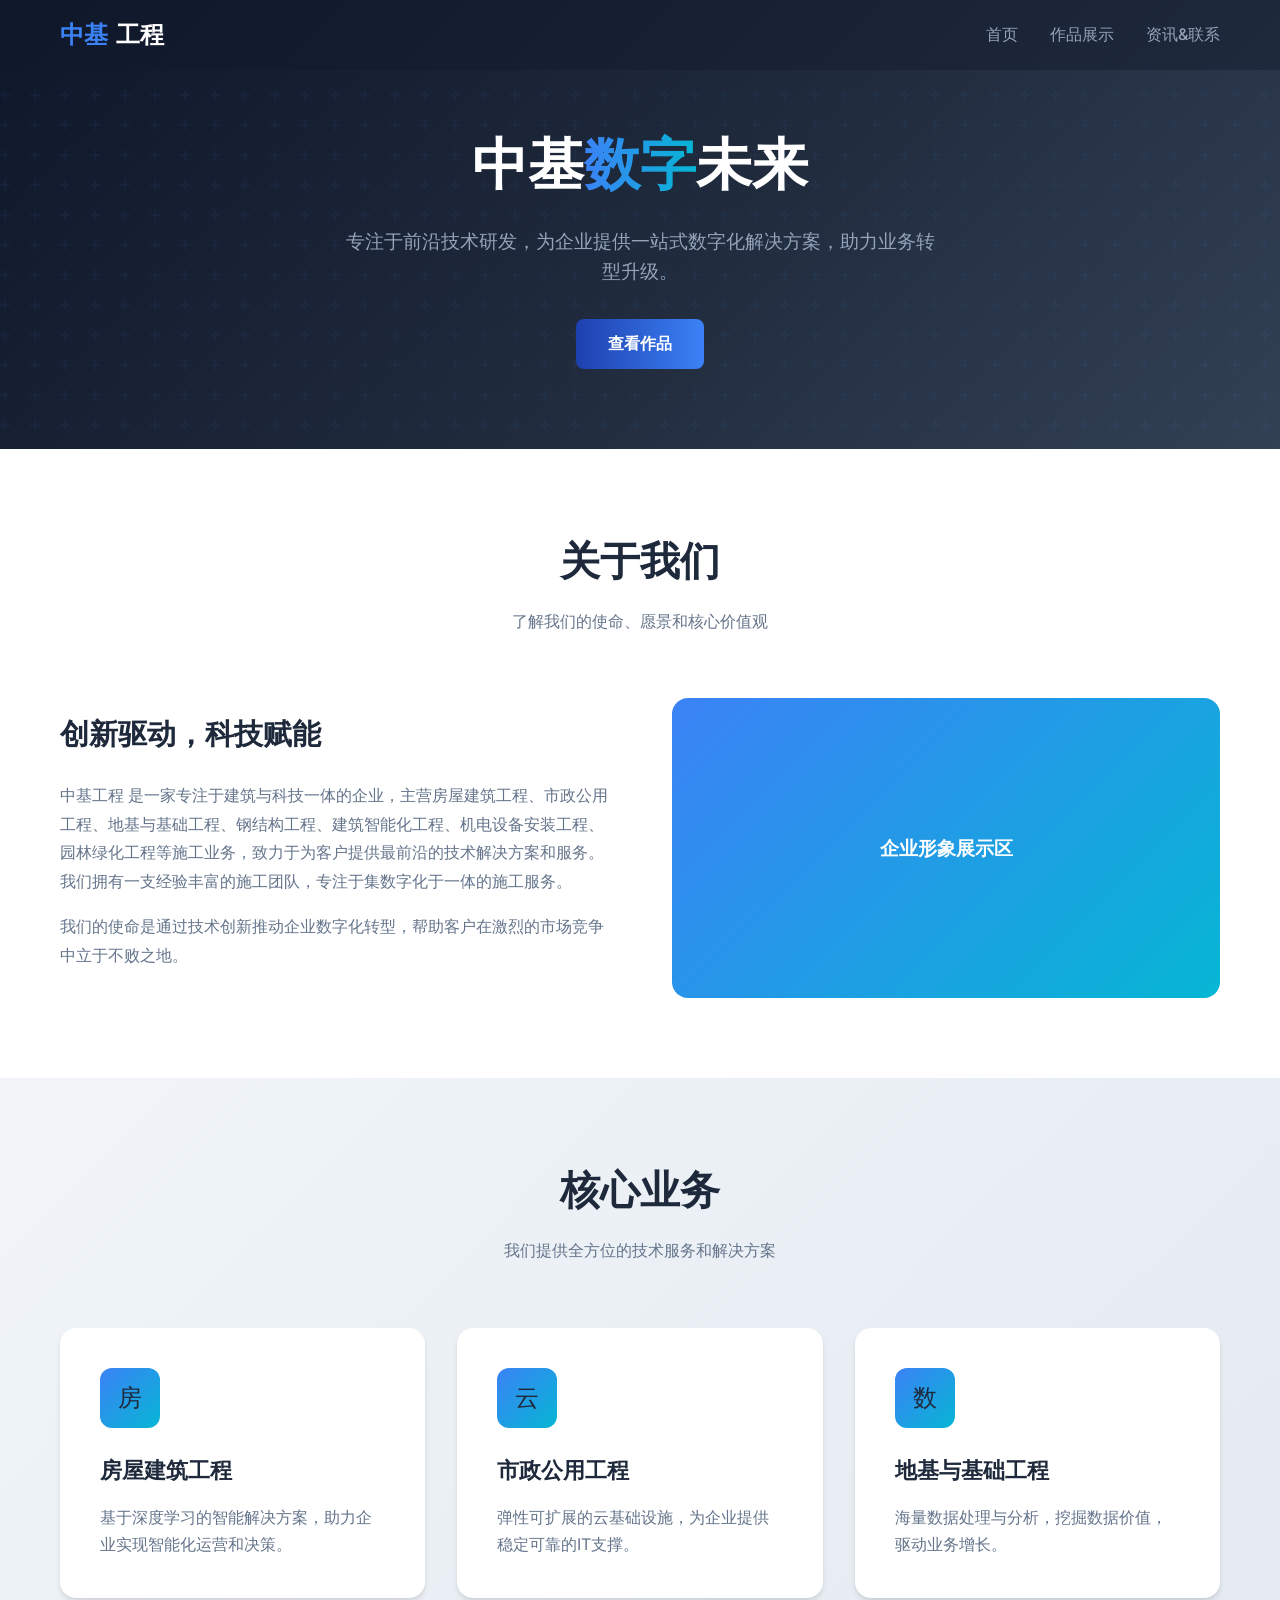
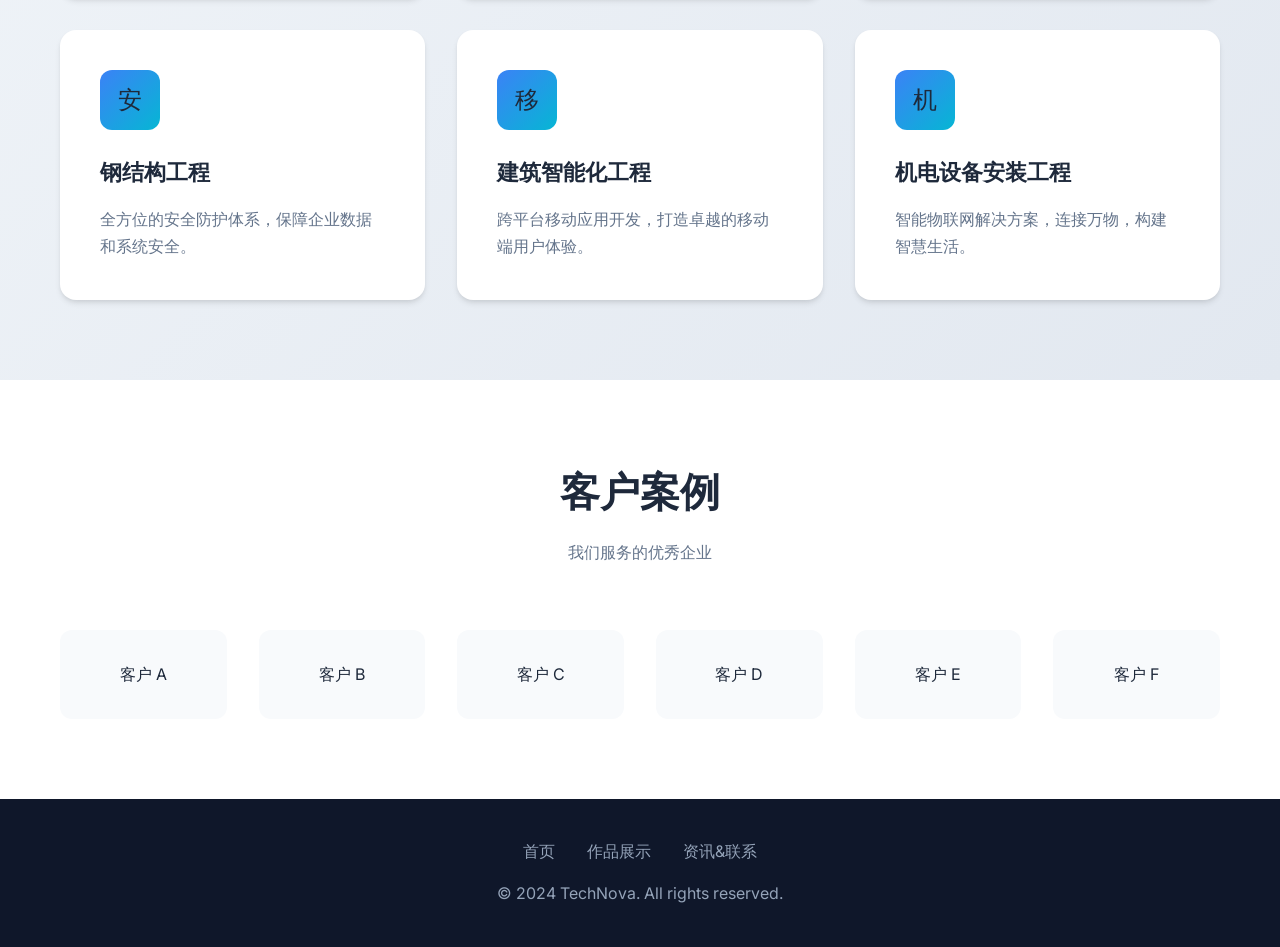
<file: index.html>
<!DOCTYPE html>
<html lang="zh-CN">
<head>
    <meta charset="UTF-8">
    <meta name="viewport" content="width=device-width, initial-scale=1.0">
    <title>广东中基工程有限公司官网 - 首页</title>
    <link rel="stylesheet" href="style.css">
    <link href="https://fonts.googleapis.com/css2?family=Inter:wght@400;500;600;700&display=swap" rel="stylesheet">
</head>
<body>
    <header>
        <div class="container">
            <nav>
                <a href="index.html" class="logo">
                    <span>中基</span>工程
                </a>
                <ul class="nav-links">
                    <li><a href="index.html">首页</a></li>
                    <li><a href="portfolio.html">作品展示</a></li>
                    <li><a href="contact.html">资讯&联系</a></li>
                </ul>
                <div class="burger">
                    <div></div>
                    <div></div>
                    <div></div>
                </div>
            </nav>
        </div>
    </header>

    <section class="hero">
        <div class="container">
            <h1>中基<span>数字</span>未来</h1>
            <p>专注于前沿技术研发，为企业提供一站式数字化解决方案，助力业务转型升级。</p>
            <a href="portfolio.html" class="cta-button">查看作品</a>
        </div>
    </section>

    <section class="about">
        <div class="container">
            <h2 class="section-title">关于我们</h2>
            <p class="section-subtitle">了解我们的使命、愿景和核心价值观</p>
            <div class="about-content">
                <div class="about-text">
                    <h3>创新驱动，科技赋能</h3>
                    <p>中基工程 是一家专注于建筑与科技一体的企业，主营房屋建筑工程、市政公用工程、地基与基础工程、钢结构工程、建筑智能化工程、机电设备安装工程、园林绿化工程等施工业务，致力于为客户提供最前沿的技术解决方案和服务。我们拥有一支经验丰富的施工团队，专注于集数字化于一体的施工服务。</p>
                    <p>我们的使命是通过技术创新推动企业数字化转型，帮助客户在激烈的市场竞争中立于不败之地。</p>
                </div>
                <div class="about-image">
                    企业形象展示区
                </div>
            </div>
        </div>
    </section>

    <section class="services">
        <div class="container">
            <h2 class="section-title">核心业务</h2>
            <p class="section-subtitle">我们提供全方位的技术服务和解决方案</p>
            <div class="services-grid">
                <div class="service-card">
                    <div class="icon">房</div>
                    <h3>房屋建筑工程</h3>
                    <p>基于深度学习的智能解决方案，助力企业实现智能化运营和决策。</p>
                </div>
                <div class="service-card">
                    <div class="icon">云</div>
                    <h3>市政公用工程</h3>
                    <p>弹性可扩展的云基础设施，为企业提供稳定可靠的IT支撑。</p>
                </div>
                <div class="service-card">
                    <div class="icon">数</div>
                    <h3>地基与基础工程</h3>
                    <p>海量数据处理与分析，挖掘数据价值，驱动业务增长。</p>
                </div>
                <div class="service-card">
                    <div class="icon">安</div>
                    <h3>钢结构工程</h3>
                    <p>全方位的安全防护体系，保障企业数据和系统安全。</p>
                </div>
                <div class="service-card">
                    <div class="icon">移</div>
                    <h3>建筑智能化工程</h3>
                    <p>跨平台移动应用开发，打造卓越的移动端用户体验。</p>
                </div>
                <div class="service-card">
                    <div class="icon">机</div>
                    <h3>机电设备安装工程</h3>
                    <p>智能物联网解决方案，连接万物，构建智慧生活。</p>
                </div>
            </div>
        </div>
    </section>

    <section class="clients">
        <div class="container">
            <h2 class="section-title">客户案例</h2>
            <p class="section-subtitle">我们服务的优秀企业</p>
            <div class="clients-grid">
                <div class="client-item">客户 A</div>
                <div class="client-item">客户 B</div>
                <div class="client-item">客户 C</div>
                <div class="client-item">客户 D</div>
                <div class="client-item">客户 E</div>
                <div class="client-item">客户 F</div>
            </div>
        </div>
    </section>

    <footer class="footer">
        <div class="container">
            <div class="footer-links">
                <a href="index.html">首页</a>
                <a href="portfolio.html">作品展示</a>
                <a href="contact.html">资讯&联系</a>
            </div>
            <p>&copy; 2024 TechNova. All rights reserved.</p>
        </div>
    </footer>

    <script src="script.js"></script>
</body>
</html>
</file>
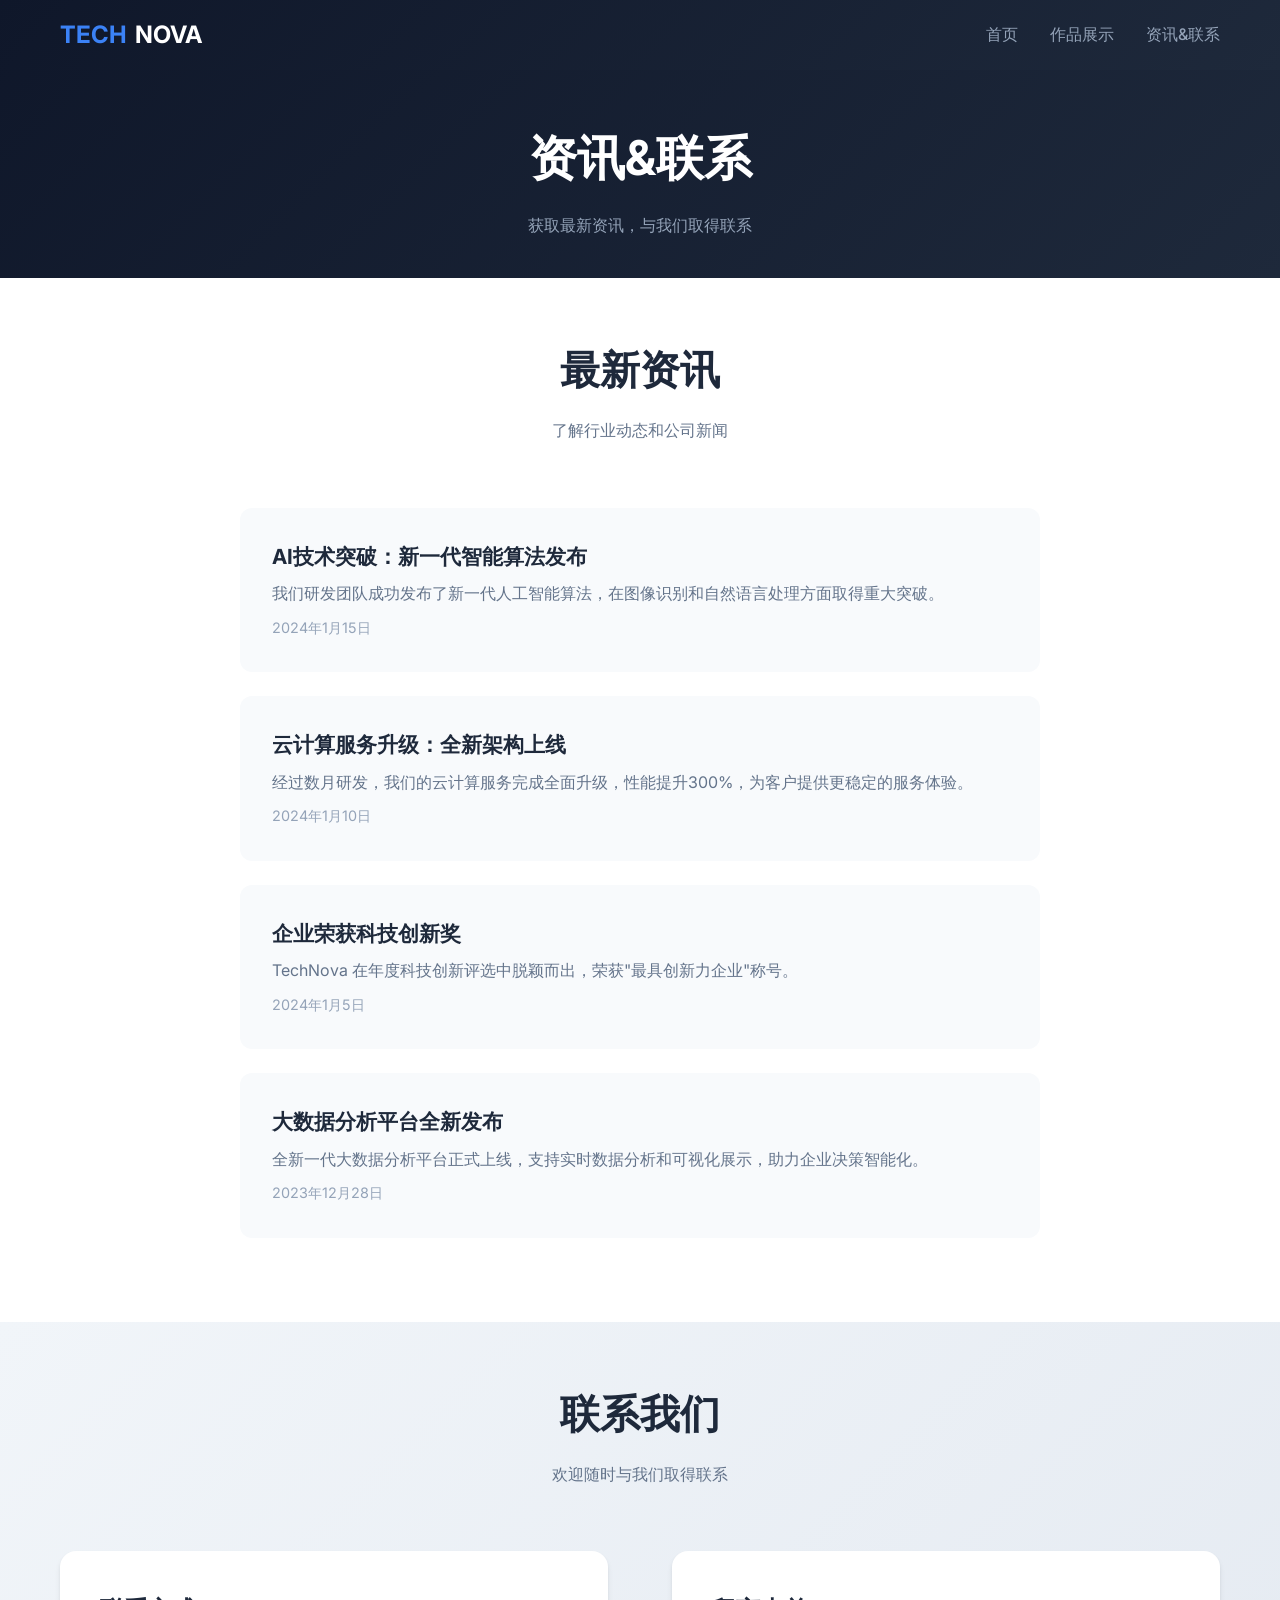
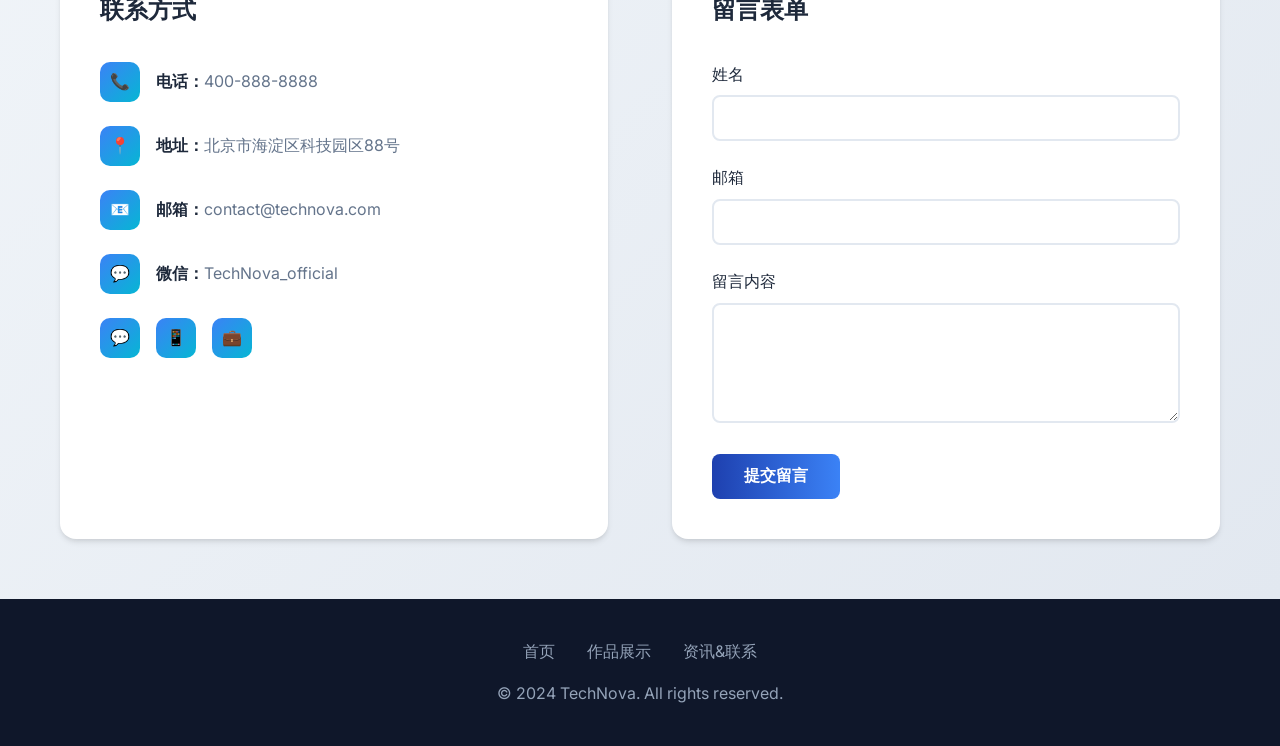
<file: contact.html>
<!DOCTYPE html>
<html lang="zh-CN">
<head>
    <meta charset="UTF-8">
    <meta name="viewport" content="width=device-width, initial-scale=1.0">
    <title>科技企业官网 - 资讯&联系</title>
    <link rel="stylesheet" href="style.css">
    <link href="https://fonts.googleapis.com/css2?family=Inter:wght@400;500;600;700&display=swap" rel="stylesheet">
</head>
<body>
    <header>
        <div class="container">
            <nav>
                <a href="index.html" class="logo">
                    <span>TECH</span>NOVA
                </a>
                <ul class="nav-links">
                    <li><a href="index.html">首页</a></li>
                    <li><a href="portfolio.html">作品展示</a></li>
                    <li><a href="contact.html">资讯&联系</a></li>
                </ul>
                <div class="burger">
                    <div></div>
                    <div></div>
                    <div></div>
                </div>
            </nav>
        </div>
    </header>

    <section class="contact-header">
        <div class="container">
            <h1>资讯&联系</h1>
            <p>获取最新资讯，与我们取得联系</p>
        </div>
    </section>

    <section class="news-section">
        <div class="container">
            <h2 class="section-title">最新资讯</h2>
            <p class="section-subtitle">了解行业动态和公司新闻</p>
            <div class="news-list">
                <div class="news-item">
                    <h3>AI技术突破：新一代智能算法发布</h3>
                    <p>我们研发团队成功发布了新一代人工智能算法，在图像识别和自然语言处理方面取得重大突破。</p>
                    <span class="date">2024年1月15日</span>
                </div>
                <div class="news-item">
                    <h3>云计算服务升级：全新架构上线</h3>
                    <p>经过数月研发，我们的云计算服务完成全面升级，性能提升300%，为客户提供更稳定的服务体验。</p>
                    <span class="date">2024年1月10日</span>
                </div>
                <div class="news-item">
                    <h3>企业荣获科技创新奖</h3>
                    <p>TechNova 在年度科技创新评选中脱颖而出，荣获"最具创新力企业"称号。</p>
                    <span class="date">2024年1月5日</span>
                </div>
                <div class="news-item">
                    <h3>大数据分析平台全新发布</h3>
                    <p>全新一代大数据分析平台正式上线，支持实时数据分析和可视化展示，助力企业决策智能化。</p>
                    <span class="date">2023年12月28日</span>
                </div>
            </div>
        </div>
    </section>

    <section class="contact-section">
        <div class="container">
            <h2 class="section-title">联系我们</h2>
            <p class="section-subtitle">欢迎随时与我们取得联系</p>
            <div class="contact-content">
                <div class="contact-info">
                    <h3>联系方式</h3>
                    <div class="contact-item">
                        <div class="icon">📞</div>
                        <div class="text"><strong>电话：</strong>400-888-8888</div>
                    </div>
                    <div class="contact-item">
                        <div class="icon">📍</div>
                        <div class="text"><strong>地址：</strong>北京市海淀区科技园区88号</div>
                    </div>
                    <div class="contact-item">
                        <div class="icon">📧</div>
                        <div class="text"><strong>邮箱：</strong>contact@technova.com</div>
                    </div>
                    <div class="contact-item">
                        <div class="icon">💬</div>
                        <div class="text"><strong>微信：</strong>TechNova_official</div>
                    </div>
                    <div class="social-links">
                        <a href="#" title="微信">💬</a>
                        <a href="#" title="微博">📱</a>
                        <a href="#" title="LinkedIn">💼</a>
                    </div>
                </div>
                <div class="contact-form">
                    <h3>留言表单</h3>
                    <form id="contactForm">
                        <div class="form-group">
                            <label for="name">姓名</label>
                            <input type="text" id="name" name="name" required>
                        </div>
                        <div class="form-group">
                            <label for="email">邮箱</label>
                            <input type="email" id="email" name="email" required>
                        </div>
                        <div class="form-group">
                            <label for="message">留言内容</label>
                            <textarea id="message" name="message" required></textarea>
                        </div>
                        <button type="submit" class="cta-button">提交留言</button>
                    </form>
                </div>
            </div>
        </div>
    </section>

    <footer class="footer">
        <div class="container">
            <div class="footer-links">
                <a href="index.html">首页</a>
                <a href="portfolio.html">作品展示</a>
                <a href="contact.html">资讯&联系</a>
            </div>
            <p>&copy; 2024 TechNova. All rights reserved.</p>
        </div>
    </footer>

    <script src="script.js"></script>
</body>
</html>
</file>
<file: style.css>
* {
    margin: 0;
    padding: 0;
    box-sizing: border-box;
}

:root {
    --primary-blue: #1e40af;
    --primary-blue-light: #3b82f6;
    --primary-blue-dark: #1e3a8a;
    --secondary-blue: #0ea5e9;
    --accent-blue: #06b6d4;
    --bg-dark: #0f172a;
    --bg-light: #f8fafc;
    --text-primary: #1e293b;
    --text-secondary: #64748b;
    --text-light: #94a3b8;
    --white: #ffffff;
    --shadow: 0 4px 6px -1px rgba(0, 0, 0, 0.1), 0 2px 4px -1px rgba(0, 0, 0, 0.06);
    --shadow-lg: 0 10px 15px -3px rgba(0, 0, 0, 0.1), 0 4px 6px -2px rgba(0, 0, 0, 0.05);
    --shadow-xl: 0 20px 25px -5px rgba(0, 0, 0, 0.1), 0 10px 10px -5px rgba(0, 0, 0, 0.04);
}

html {
    scroll-behavior: smooth;
}

body {
    font-family: 'Inter', -apple-system, BlinkMacSystemFont, 'Segoe UI', Roboto, Oxygen, Ubuntu, Cantarell, sans-serif;
    line-height: 1.6;
    color: var(--text-primary);
    background-color: var(--bg-light);
}

.container {
    max-width: 1200px;
    margin: 0 auto;
    padding: 0 20px;
}

header {
    background: linear-gradient(135deg, var(--bg-dark) 0%, #1e293b 100%);
    position: fixed;
    width: 100%;
    top: 0;
    z-index: 1000;
    transition: all 0.3s ease;
}

header.scrolled {
    background: rgba(15, 23, 42, 0.95);
    backdrop-filter: blur(10px);
    box-shadow: var(--shadow-lg);
}

nav {
    display: flex;
    justify-content: space-between;
    align-items: center;
    padding: 1rem 0;
}

.logo {
    color: var(--white);
    font-size: 1.5rem;
    font-weight: 700;
    text-decoration: none;
    display: flex;
    align-items: center;
    gap: 0.5rem;
}

.logo span {
    color: var(--primary-blue-light);
}

.nav-links {
    display: flex;
    list-style: none;
    gap: 2rem;
}

.nav-links a {
    color: var(--text-light);
    text-decoration: none;
    font-weight: 500;
    transition: color 0.3s ease;
    position: relative;
}

.nav-links a:hover {
    color: var(--white);
}

.nav-links a::after {
    content: '';
    position: absolute;
    bottom: -4px;
    left: 0;
    width: 0;
    height: 2px;
    background: linear-gradient(90deg, var(--primary-blue-light), var(--accent-blue));
    transition: width 0.3s ease;
}

.nav-links a:hover::after {
    width: 100%;
}

.burger {
    display: none;
    cursor: pointer;
    color: var(--white);
}

.burger div {
    width: 25px;
    height: 3px;
    background: var(--white);
    margin: 5px;
    transition: all 0.3s ease;
}

.hero {
    background: linear-gradient(135deg, var(--bg-dark) 0%, #1e293b 50%, #334155 100%);
    padding: 120px 0 80px;
    text-align: center;
    position: relative;
    overflow: hidden;
}

.hero::before {
    content: '';
    position: absolute;
    top: 0;
    left: 0;
    right: 0;
    bottom: 0;
    background: url("data:image/svg+xml,%3Csvg width='60' height='60' viewBox='0 0 60 60' xmlns='http://www.w3.org/2000/svg'%3E%3Cg fill='none' fill-rule='evenodd'%3E%3Cg fill='%233b82f6' fill-opacity='0.05'%3E%3Cpath d='M36 34v-4h-2v4h-4v2h4v4h2v-4h4v-2h-4zm0-30V0h-2v4h-4v2h4v4h2V6h4V4h-4zM6 34v-4H4v4H0v2h4v4h2v-4h4v-2H6zM6 4V0H4v4H0v2h4v4h2V6h4V4H6z'/%3E%3C/g%3E%3C/g%3E%3C/svg%3E");
}

.hero h1 {
    font-size: 3.5rem;
    color: var(--white);
    margin-bottom: 1rem;
    position: relative;
    z-index: 1;
}

.hero h1 span {
    background: linear-gradient(90deg, var(--primary-blue-light), var(--accent-blue));
    -webkit-background-clip: text;
    -webkit-text-fill-color: transparent;
    background-clip: text;
}

.hero p {
    font-size: 1.2rem;
    color: var(--text-light);
    max-width: 600px;
    margin: 0 auto 2rem;
    position: relative;
    z-index: 1;
}

.cta-button {
    display: inline-block;
    padding: 12px 32px;
    background: linear-gradient(90deg, var(--primary-blue), var(--primary-blue-light));
    color: var(--white);
    text-decoration: none;
    border-radius: 8px;
    font-weight: 600;
    transition: all 0.3s ease;
    position: relative;
    z-index: 1;
    border: none;
    cursor: pointer;
    font-size: 1rem;
}

.cta-button:hover {
    transform: translateY(-2px);
    box-shadow: var(--shadow-xl);
}

.about {
    padding: 80px 0;
    background: var(--white);
}

.section-title {
    text-align: center;
    font-size: 2.5rem;
    color: var(--text-primary);
    margin-bottom: 1rem;
}

.section-subtitle {
    text-align: center;
    color: var(--text-secondary);
    max-width: 500px;
    margin: 0 auto 4rem;
}

.about-content {
    display: grid;
    grid-template-columns: 1fr 1fr;
    gap: 4rem;
    align-items: center;
}

.about-text h3 {
    font-size: 1.8rem;
    color: var(--text-primary);
    margin-bottom: 1.5rem;
}

.about-text p {
    color: var(--text-secondary);
    margin-bottom: 1rem;
    line-height: 1.8;
}

.about-image {
    background: linear-gradient(135deg, var(--primary-blue-light), var(--accent-blue));
    border-radius: 16px;
    height: 300px;
    display: flex;
    align-items: center;
    justify-content: center;
    color: var(--white);
    font-size: 1.2rem;
    font-weight: 600;
}

.services {
    padding: 80px 0;
    background: linear-gradient(135deg, #f1f5f9 0%, #e2e8f0 100%);
}

.services-grid {
    display: grid;
    grid-template-columns: repeat(auto-fit, minmax(300px, 1fr));
    gap: 2rem;
}

.service-card {
    background: var(--white);
    padding: 2.5rem;
    border-radius: 16px;
    box-shadow: var(--shadow);
    transition: all 0.3s ease;
}

.service-card:hover {
    transform: translateY(-5px);
    box-shadow: var(--shadow-lg);
}

.service-card .icon {
    width: 60px;
    height: 60px;
    background: linear-gradient(135deg, var(--primary-blue-light), var(--accent-blue));
    border-radius: 12px;
    display: flex;
    align-items: center;
    justify-content: center;
    margin-bottom: 1.5rem;
    font-size: 1.5rem;
}

.service-card h3 {
    font-size: 1.4rem;
    color: var(--text-primary);
    margin-bottom: 1rem;
}

.service-card p {
    color: var(--text-secondary);
    line-height: 1.7;
}

.clients {
    padding: 80px 0;
    background: var(--white);
}

.clients-grid {
    display: grid;
    grid-template-columns: repeat(auto-fit, minmax(150px, 1fr));
    gap: 2rem;
    align-items: center;
    justify-content: center;
}

.client-item {
    background: #f8fafc;
    padding: 2rem;
    border-radius: 12px;
    text-align: center;
    transition: all 0.3s ease;
}

.client-item:hover {
    background: linear-gradient(135deg, var(--primary-blue-light), var(--accent-blue));
    color: var(--white);
}

.footer {
    background: var(--bg-dark);
    padding: 40px 0;
    text-align: center;
}

.footer p {
    color: var(--text-light);
}

.footer-links {
    display: flex;
    justify-content: center;
    gap: 2rem;
    margin-bottom: 1rem;
}

.footer-links a {
    color: var(--text-light);
    text-decoration: none;
    transition: color 0.3s ease;
}

.footer-links a:hover {
    color: var(--primary-blue-light);
}

.portfolio-header {
    background: linear-gradient(135deg, var(--bg-dark) 0%, #1e293b 100%);
    padding: 120px 0 40px;
    text-align: center;
}

.portfolio-header h1 {
    color: var(--white);
    font-size: 3rem;
    margin-bottom: 1rem;
}

.portfolio-header p {
    color: var(--text-light);
}

.gallery-section {
    padding: 60px 0;
    background: var(--white);
}

.gallery-grid {
    display: grid;
    grid-template-columns: repeat(auto-fit, minmax(300px, 1fr));
    gap: 1.5rem;
}

.gallery-item {
    position: relative;
    border-radius: 12px;
    overflow: hidden;
    aspect-ratio: 4/3;
    cursor: pointer;
}

.gallery-item img {
    width: 100%;
    height: 100%;
    object-fit: cover;
    transition: transform 0.3s ease;
}

.gallery-item:hover img {
    transform: scale(1.1);
}

.gallery-item .overlay {
    position: absolute;
    top: 0;
    left: 0;
    right: 0;
    bottom: 0;
    background: rgba(30, 64, 175, 0.8);
    display: flex;
    align-items: center;
    justify-content: center;
    opacity: 0;
    transition: opacity 0.3s ease;
    color: var(--white);
    font-size: 1.2rem;
    font-weight: 600;
}

.gallery-item:hover .overlay {
    opacity: 1;
}

.video-section {
    padding: 60px 0;
    background: linear-gradient(135deg, #f1f5f9 0%, #e2e8f0 100%);
}

.video-container {
    max-width: 800px;
    margin: 0 auto;
    background: var(--white);
    border-radius: 16px;
    overflow: hidden;
    box-shadow: var(--shadow-lg);
}

.video-wrapper {
    position: relative;
    padding-bottom: 56.25%;
    height: 0;
    overflow: hidden;
}

.video-wrapper iframe {
    position: absolute;
    top: 0;
    left: 0;
    width: 100%;
    height: 100%;
    border: none;
}

.video-info {
    padding: 2rem;
}

.video-info h3 {
    font-size: 1.5rem;
    color: var(--text-primary);
    margin-bottom: 0.5rem;
}

.video-info p {
    color: var(--text-secondary);
}

.contact-header {
    background: linear-gradient(135deg, var(--bg-dark) 0%, #1e293b 100%);
    padding: 120px 0 40px;
    text-align: center;
}

.contact-header h1 {
    color: var(--white);
    font-size: 3rem;
    margin-bottom: 1rem;
}

.contact-header p {
    color: var(--text-light);
}

.news-section {
    padding: 60px 0;
    background: var(--white);
}

.news-list {
    max-width: 800px;
    margin: 0 auto;
}

.news-item {
    background: #f8fafc;
    padding: 2rem;
    border-radius: 12px;
    margin-bottom: 1.5rem;
    transition: all 0.3s ease;
}

.news-item:hover {
    background: var(--white);
    box-shadow: var(--shadow);
}

.news-item h3 {
    font-size: 1.3rem;
    color: var(--text-primary);
    margin-bottom: 0.5rem;
}

.news-item p {
    color: var(--text-secondary);
    margin-bottom: 0.5rem;
}

.news-item .date {
    color: var(--text-light);
    font-size: 0.9rem;
}

.contact-section {
    padding: 60px 0;
    background: linear-gradient(135deg, #f1f5f9 0%, #e2e8f0 100%);
}

.contact-content {
    display: grid;
    grid-template-columns: 1fr 1fr;
    gap: 4rem;
}

.contact-info {
    background: var(--white);
    padding: 2.5rem;
    border-radius: 16px;
    box-shadow: var(--shadow);
}

.contact-info h3 {
    font-size: 1.5rem;
    color: var(--text-primary);
    margin-bottom: 2rem;
}

.contact-item {
    display: flex;
    align-items: center;
    gap: 1rem;
    margin-bottom: 1.5rem;
}

.contact-item .icon {
    width: 40px;
    height: 40px;
    background: linear-gradient(135deg, var(--primary-blue-light), var(--accent-blue));
    border-radius: 10px;
    display: flex;
    align-items: center;
    justify-content: center;
    color: var(--white);
    font-size: 1rem;
}

.contact-item .text {
    color: var(--text-secondary);
}

.contact-item .text strong {
    color: var(--text-primary);
}

.contact-form {
    background: var(--white);
    padding: 2.5rem;
    border-radius: 16px;
    box-shadow: var(--shadow);
}

.contact-form h3 {
    font-size: 1.5rem;
    color: var(--text-primary);
    margin-bottom: 2rem;
}

.form-group {
    margin-bottom: 1.5rem;
}

.form-group label {
    display: block;
    margin-bottom: 0.5rem;
    color: var(--text-primary);
    font-weight: 500;
}

.form-group input,
.form-group textarea {
    width: 100%;
    padding: 12px;
    border: 2px solid #e2e8f0;
    border-radius: 8px;
    font-size: 1rem;
    transition: border-color 0.3s ease;
}

.form-group input:focus,
.form-group textarea:focus {
    outline: none;
    border-color: var(--primary-blue-light);
}

.form-group textarea {
    resize: vertical;
    min-height: 120px;
}

.social-links {
    display: flex;
    gap: 1rem;
    margin-top: 1.5rem;
}

.social-links a {
    width: 40px;
    height: 40px;
    background: linear-gradient(135deg, var(--primary-blue-light), var(--accent-blue));
    border-radius: 10px;
    display: flex;
    align-items: center;
    justify-content: center;
    color: var(--white);
    text-decoration: none;
    transition: all 0.3s ease;
}

.social-links a:hover {
    transform: translateY(-3px);
    box-shadow: var(--shadow);
}

.modal {
    display: none;
    position: fixed;
    z-index: 2000;
    left: 0;
    top: 0;
    width: 100%;
    height: 100%;
    background: rgba(0, 0, 0, 0.9);
    justify-content: center;
    align-items: center;
}

.modal.active {
    display: flex;
}

.modal-content {
    max-width: 90%;
    max-height: 90%;
}

.modal-content img {
    max-width: 100%;
    max-height: 80vh;
    border-radius: 12px;
}

.modal-close {
    position: absolute;
    top: 20px;
    right: 30px;
    color: var(--white);
    font-size: 2rem;
    cursor: pointer;
    transition: color 0.3s ease;
}

.modal-close:hover {
    color: var(--primary-blue-light);
}

@media (max-width: 768px) {
    .nav-links {
        position: fixed;
        right: -100%;
        top: 60px;
        flex-direction: column;
        background: rgba(15, 23, 42, 0.98);
        width: 100%;
        text-align: center;
        padding: 2rem 0;
        transition: right 0.3s ease;
        backdrop-filter: blur(10px);
    }

    .nav-links.active {
        right: 0;
    }

    .burger {
        display: block;
    }

    .hero h1 {
        font-size: 2.2rem;
    }

    .hero p {
        font-size: 1rem;
    }

    .about-content {
        grid-template-columns: 1fr;
        gap: 2rem;
    }

    .about-text h3 {
        font-size: 1.4rem;
    }

    .section-title {
        font-size: 1.8rem;
    }

    .contact-content {
        grid-template-columns: 1fr;
        gap: 2rem;
    }

    .gallery-grid {
        grid-template-columns: 1fr;
    }
}

@media (max-width: 480px) {
    .hero h1 {
        font-size: 1.8rem;
    }

    .services-grid {
        grid-template-columns: 1fr;
    }

    .service-card {
        padding: 1.5rem;
    }

    .clients-grid {
        grid-template-columns: repeat(2, 1fr);
    }

    .portfolio-header h1,
    .contact-header h1 {
        font-size: 2rem;
    }
}
</file>
